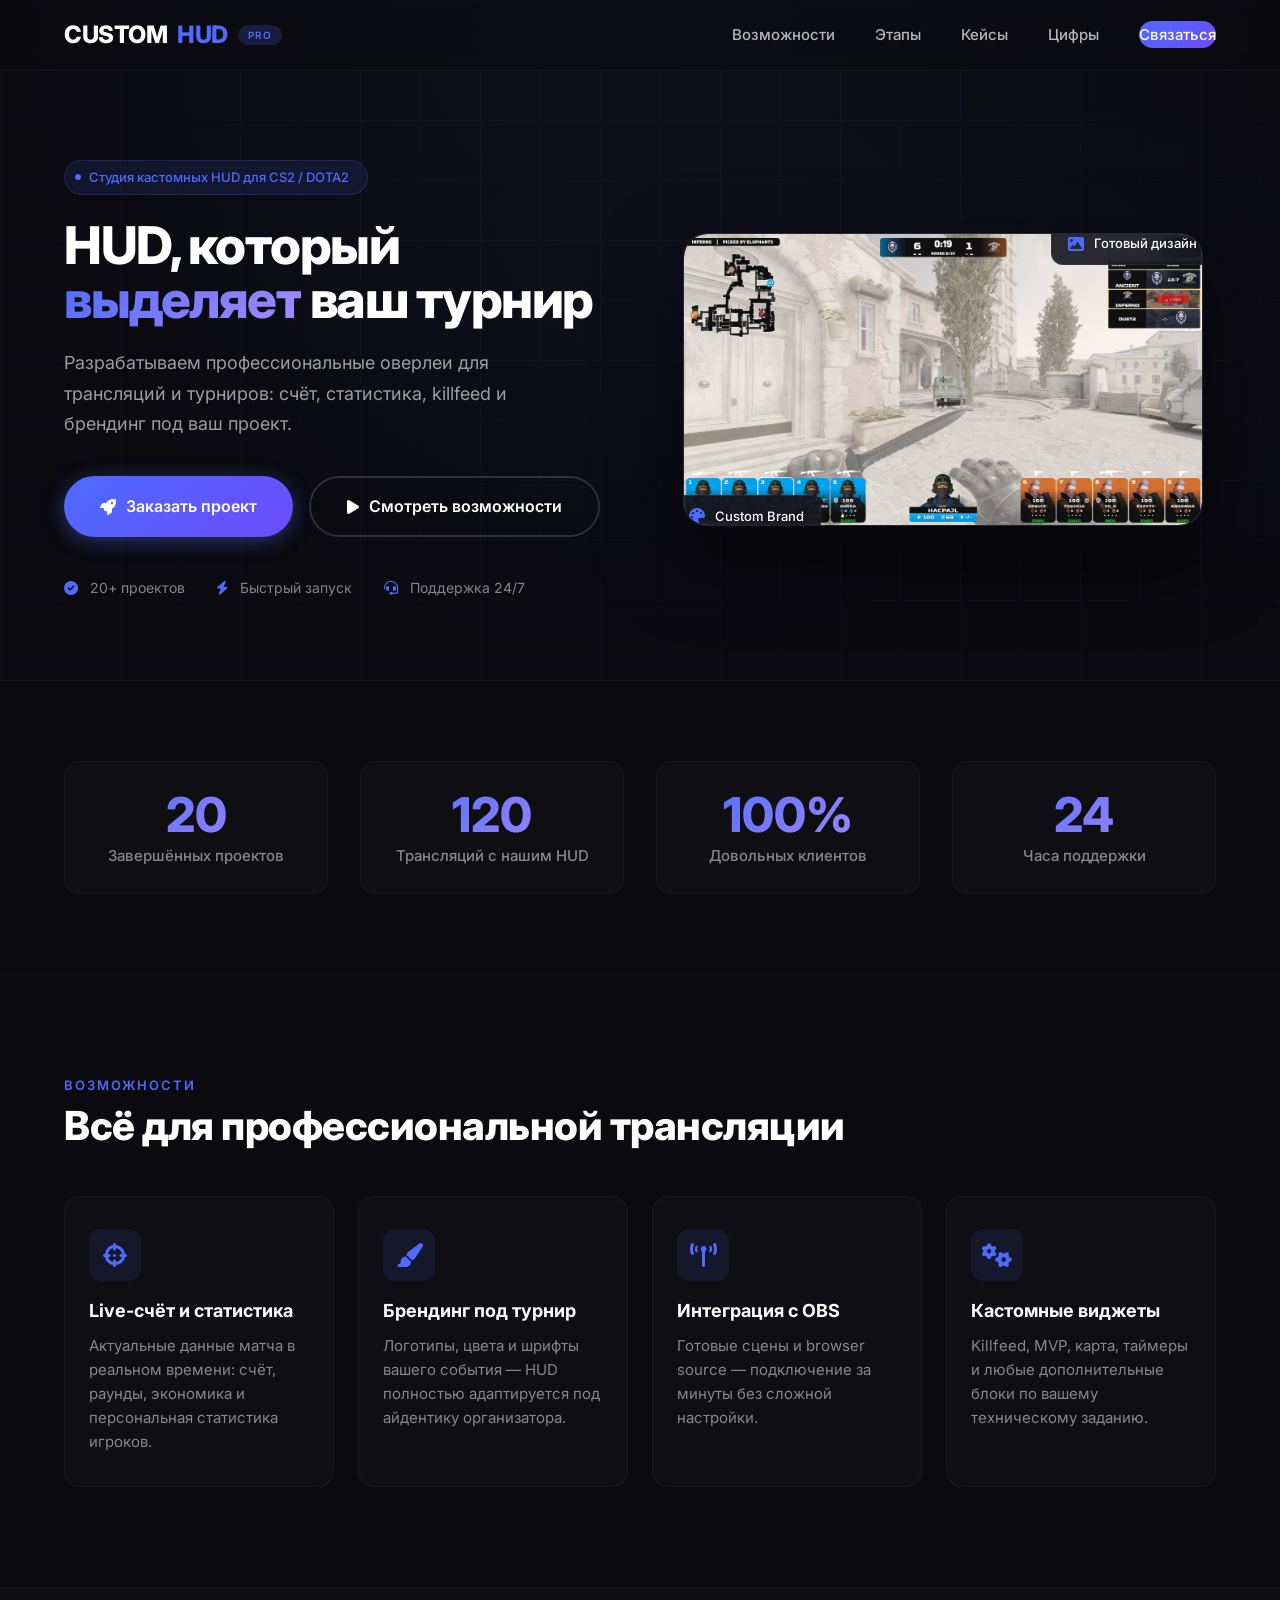
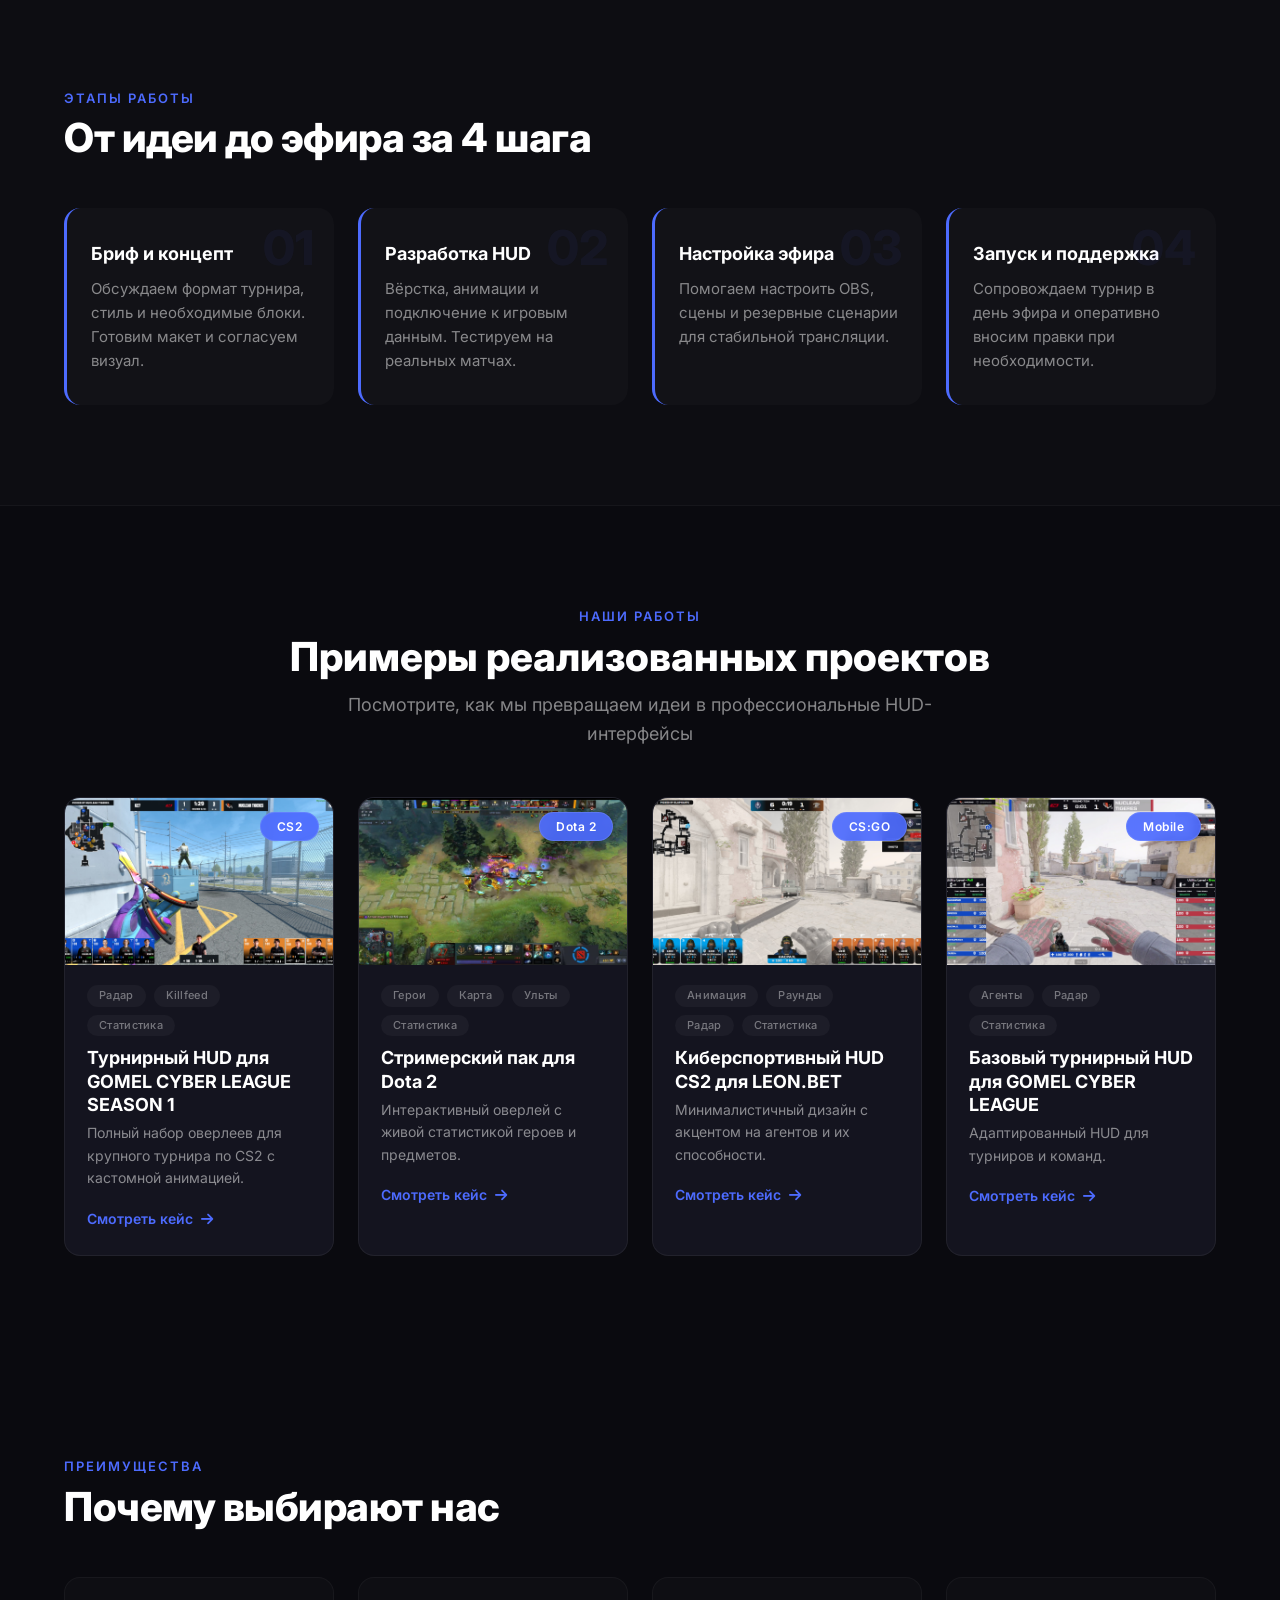
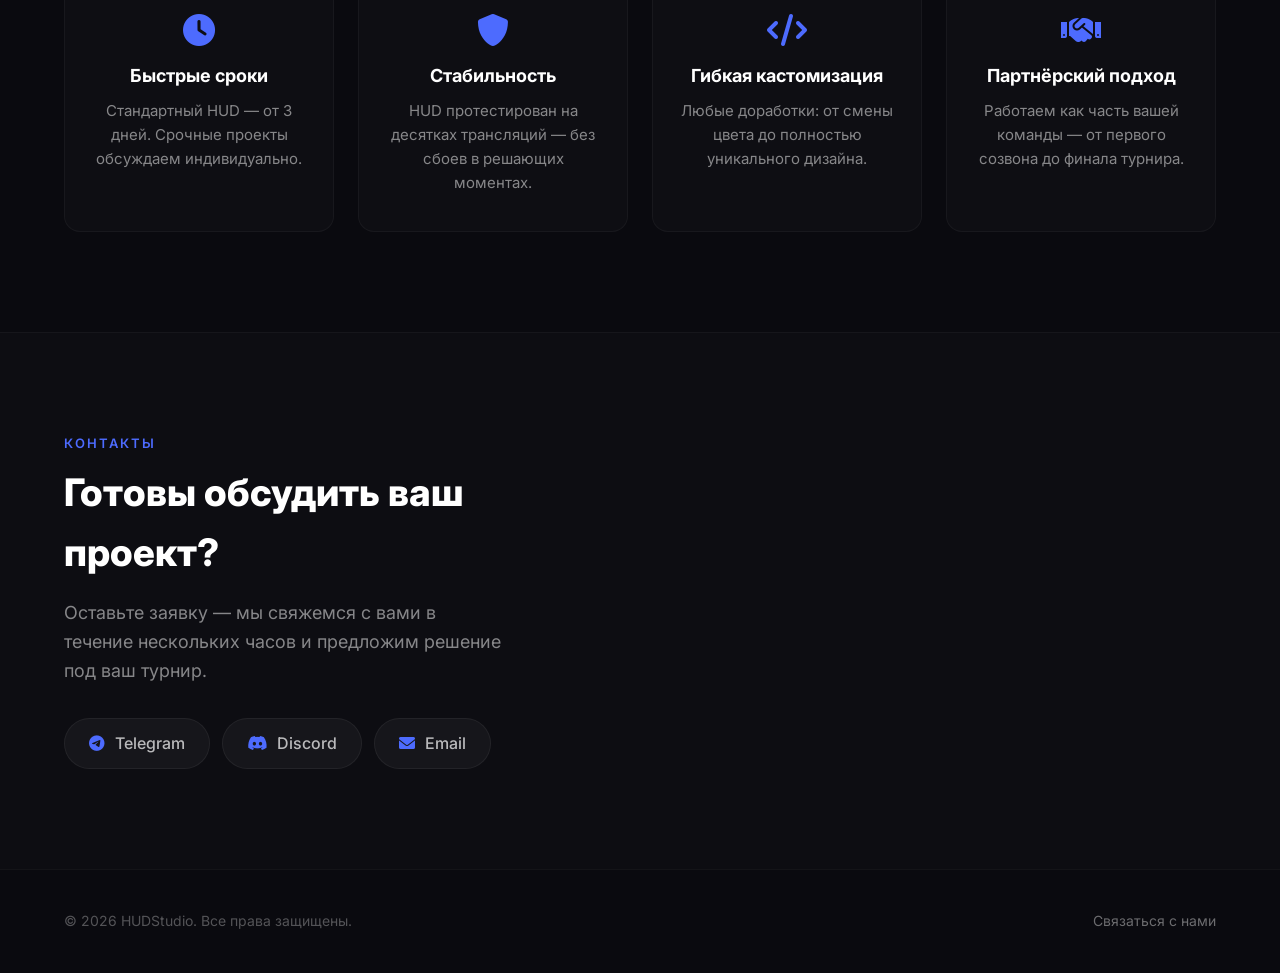
<file: index.html>
<!DOCTYPE html>
<html lang="ru">
<head>
  <meta charset="UTF-8" />
  <meta name="viewport" content="width=device-width, initial-scale=1.0" />
  <title>CUSTOM-HUD</title>
  

  <!-- Шрифты -->
  <link rel="preconnect" href="https://fonts.googleapis.com" />
  <link rel="preconnect" href="https://fonts.gstatic.com" crossorigin />
  <link href="https://fonts.googleapis.com/css2?family=Inter:opsz,wght@14..32,400;14..32,500;14..32,600;14..32,700;14..32,800&display=swap" rel="stylesheet" />

  <!-- Font Awesome -->
  <link rel="stylesheet" href="https://cdnjs.cloudflare.com/ajax/libs/font-awesome/6.0.0-beta3/css/all.min.css" />

  <!-- Все CSS-блоки -->
  <link rel="stylesheet" href="assets/css/base.css" />
  <link rel="stylesheet" href="assets/css/header.css" />
  <link rel="stylesheet" href="assets/css/hero.css" />
  <link rel="stylesheet" href="assets/css/stats.css" />
  <link rel="stylesheet" href="assets/css/features.css" />
  <link rel="stylesheet" href="assets/css/process.css" />
  <link rel="stylesheet" href="assets/css/benefits.css" />
  <link rel="stylesheet" href="assets/css/contact.css" />
  <link rel="stylesheet" href="assets/css/footer.css" />
  <link rel="stylesheet" href="assets/css/cases.css" />
</head>
<body>

  <!-- HEADER -->
  <header class="header" id="header">
    <div class="container header__inner">
      <a href="#" class="logo">
        CUSTOM<span class="logo__accent">HUD</span>
        <span class="logo__badge">PRO</span>
      </a>

      <ul class="nav__list">
  <li><a href="#features">Возможности</a></li>
  <li><a href="#process">Этапы</a></li>
  <li><a href="#cases">Кейсы</a></li>    <!-- ← Добавьте эту строку -->
  <li><a href="#stats">Цифры</a></li>
  <li><a href="#contact" class="nav__cta">Связаться</a></li>
</ul>

      <button class="burger" id="burger" aria-label="Меню">
        <span></span>
        <span></span>
        <span></span>
      </button>
    </div>
  </header>

  <!-- HERO -->
  <section class="hero">
    <div class="container hero__inner">
      <div class="hero__content">
        <div class="hero__badge">
          <span class="dot"></span>
          Студия кастомных HUD для CS2 / DOTA2
        </div>
        <h1 class="hero__title">
          HUD, который <span class="highlight">выделяет</span> ваш турнир
        </h1>
        <p class="hero__desc">
          Разрабатываем профессиональные оверлеи для трансляций и турниров: счёт, статистика, killfeed и брендинг под ваш проект.
        </p>
        <div class="hero__actions">
          <a href="#contact" class="btn btn--primary">
            <i class="fas fa-rocket"></i> Заказать проект
          </a>
          <a href="#features" class="btn btn--outline">
            <i class="fas fa-play"></i> Смотреть возможности
          </a>
        </div>
        <div class="hero__trust">
          <span><i class="fas fa-check-circle"></i> 20+ проектов</span>
          <span><i class="fas fa-bolt"></i> Быстрый запуск</span>
          <span><i class="fas fa-headset"></i> Поддержка 24/7</span>
        </div>
      </div>

      <div class="hero__visual">
  <div class="hero__hud-preview" style="padding: 0; overflow: hidden;">
    <!-- ФОТО -->
    <img 
      src="assets/images/hud-screenshot.png" 
      alt="Кастомный HUD для трансляций"
      style="width: 100%; height: 100%; display: block; border-radius: 24px;"
    />
    
    <!-- Плавающие бейджи -->
    <div class="floating-badge floating-badge--1">
      <i class="fas fa-image"></i> Готовый дизайн
    </div>
    <div class="floating-badge floating-badge--2">
      <i class="fas fa-palette"></i> Custom Brand
    </div>
  </div>
</div>
    </div>
  </section>

  <!-- STATS -->
  <section class="stats">
    <div class="container stats__grid">
      <div class="stats__item" data-count="20">
        <span class="stats__number">0</span>
        <span class="stats__label">Завершённых проектов</span>
      </div>
      <div class="stats__item" data-count="120">
        <span class="stats__number">0</span>
        <span class="stats__label">Трансляций с нашим HUD</span>
      </div>
      <div class="stats__item" data-count="100">
        <span class="stats__number">0</span>
        <span class="stats__label">Довольных клиентов</span>
      </div>
      <div class="stats__item" data-count="24/7">
        <span class="stats__number">0</span>
        <span class="stats__label">Часа поддержки</span>
      </div>
    </div>
  </section>

  <!-- FEATURES -->
  <section class="features" id="features">
    <div class="container">
      <span class="section-label">Возможности</span>
      <h2 class="section-title">Всё для профессиональной трансляции</h2>
      <div class="features__grid">
        <div class="feature-card">
          <div class="feature-card__icon"><i class="fas fa-crosshairs"></i></div>
          <h3>Live-счёт и статистика</h3>
          <p>Актуальные данные матча в реальном времени: счёт, раунды, экономика и персональная статистика игроков.</p>
        </div>
        <div class="feature-card">
          <div class="feature-card__icon"><i class="fas fa-paint-brush"></i></div>
          <h3>Брендинг под турнир</h3>
          <p>Логотипы, цвета и шрифты вашего события — HUD полностью адаптируется под айдентику организатора.</p>
        </div>
        <div class="feature-card">
          <div class="feature-card__icon"><i class="fas fa-broadcast-tower"></i></div>
          <h3>Интеграция с OBS</h3>
          <p>Готовые сцены и browser source — подключение за минуты без сложной настройки.</p>
        </div>
        <div class="feature-card">
          <div class="feature-card__icon"><i class="fas fa-cogs"></i></div>
          <h3>Кастомные виджеты</h3>
          <p>Killfeed, MVP, карта, таймеры и любые дополнительные блоки по вашему техническому заданию.</p>
        </div>
      </div>
    </div>
  </section>

  <!-- PROCESS -->
  <section class="process" id="process">
    <div class="container">
      <span class="section-label">Этапы работы</span>
      <h2 class="section-title">От идеи до эфира за 4 шага</h2>
      <div class="process__steps">
        <div class="process__step" data-num="01">
          <h3>Бриф и концепт</h3>
          <p>Обсуждаем формат турнира, стиль и необходимые блоки. Готовим макет и согласуем визуал.</p>
        </div>
        <div class="process__step" data-num="02">
          <h3>Разработка HUD</h3>
          <p>Вёрстка, анимации и подключение к игровым данным. Тестируем на реальных матчах.</p>
        </div>
        <div class="process__step" data-num="03">
          <h3>Настройка эфира</h3>
          <p>Помогаем настроить OBS, сцены и резервные сценарии для стабильной трансляции.</p>
        </div>
        <div class="process__step" data-num="04">
          <h3>Запуск и поддержка</h3>
          <p>Сопровождаем турнир в день эфира и оперативно вносим правки при необходимости.</p>
        </div>
      </div>
    </div>
  </section>

<!-- ===== КЕЙСЫ ===== -->
<section class="cases" id="cases">
  <div class="container">
    <div class="cases__header">
      <span class="section-label">Наши работы</span>
      <h2>Примеры реализованных проектов</h2>
      <p>Посмотрите, как мы превращаем идеи в профессиональные HUD-интерфейсы</p>
    </div>

    <div class="cases__grid">
      <!-- Кейс 1 -->
      <a href="case-cs2.html" class="case-card">
        <div class="case-card__image">
          <img src="assets/images/case-GCL.jpg" alt="Турнирный HUD для CS2" />
          <span class="case-card__badge">CS2</span>
          <span class="case-card__play"><i class="fas fa-play"></i></span>
        </div>
        <div class="case-card__content">
          <div class="case-tags">
            <span>Радар</span>
            <span>Killfeed</span>
            <span>Статистика</span>
          </div>
          <h3>Турнирный HUD для GOMEL CYBER LEAGUE SEASON 1</h3>
          <p>Полный набор оверлеев для крупного турнира по CS2 с кастомной анимацией.</p>
          <span class="case-card__btn">Смотреть кейс <i class="fas fa-arrow-right"></i></span>
        </div>
      </a>

      <!-- Кейс 2 -->
      <a href="case-dota2.html" class="case-card">
        <div class="case-card__image">
          <img src="assets/images/case-2.jpg" alt="HUD для Dota 2" />
          <span class="case-card__badge">Dota 2</span>
          <span class="case-card__play"><i class="fas fa-play"></i></span>
        </div>
        <div class="case-card__content">
          <div class="case-tags">
            <span>Герои</span>
            <span>Карта</span>
            <span>Ульты</span>
            <span>Статистика</span>
            
          </div>
          <h3>Стримерский пак для Dota 2</h3>
          <p>Интерактивный оверлей с живой статистикой героев и предметов.</p>
          <span class="case-card__btn">Смотреть кейс <i class="fas fa-arrow-right"></i></span>
        </div>
      </a>

      <!-- Кейс 3 -->
      <a href="case-v3.html" class="case-card">
        <div class="case-card__image">
          <img src="assets/images/case-LEON.jpg" alt="HUD для LEON.BET" />
          <span class="case-card__badge">CS:GO</span>
          <span class="case-card__play"><i class="fas fa-play"></i></span>
        </div>
        <div class="case-card__content">
          <div class="case-tags">
            <span>Анимация</span>
            <span>Раунды</span>
            <span>Радар</span>
            <span>Статистика</span>

          </div>
          <h3>Киберспортивный HUD CS2 для LEON.BET</h3>
          <p>Минималистичный дизайн с акцентом на агентов и их способности.</p>
          <span class="case-card__btn">Смотреть кейс <i class="fas fa-arrow-right"></i></span>
        </div>
      </a>

      <!-- Кейс 4 -->
      <a href="case-V2.html" class="case-card">
        <div class="case-card__image">
          <img src="assets/images/case-1.jpg" alt="HUD для CS2" />
          <span class="case-card__badge">Mobile</span>
          <span class="case-card__play"><i class="fas fa-play"></i></span>
        </div>
        <div class="case-card__content">
          <div class="case-tags">
            <span>Агенты</span>
            <span>Радар</span>
            <span>Статистика</span>
          </div>
          <h3>Базовый турнирный HUD для GOMEL CYBER LEAGUE</h3>
          <p>Адаптированный HUD для турниров и команд.</p>
          <span class="case-card__btn">Смотреть кейс <i class="fas fa-arrow-right"></i></span>
        </div>
      </a>
    </div>
  </div>
</section>


  <!-- BENEFITS -->
  <section class="benefits" id="benefits">
    <div class="container">
      <span class="section-label">Преимущества</span>
      <h2 class="section-title">Почему выбирают нас</h2>
      <div class="benefits__grid">
        <div class="benefit">
          <i class="fas fa-clock"></i>
          <h3>Быстрые сроки</h3>
          <p>Стандартный HUD — от 3 дней. Срочные проекты обсуждаем индивидуально.</p>
        </div>
        <div class="benefit">
          <i class="fas fa-shield-alt"></i>
          <h3>Стабильность</h3>
          <p>HUD протестирован на десятках трансляций — без сбоев в решающих моментах.</p>
        </div>
        <div class="benefit">
          <i class="fas fa-code"></i>
          <h3>Гибкая кастомизация</h3>
          <p>Любые доработки: от смены цвета до полностью уникального дизайна.</p>
        </div>
        <div class="benefit">
          <i class="fas fa-handshake"></i>
          <h3>Партнёрский подход</h3>
          <p>Работаем как часть вашей команды — от первого созвона до финала турнира.</p>
        </div>
      </div>
    </div>
  </section>

  <!-- CONTACT -->
  <section class="contact" id="contact">
    <div class="container contact__inner">
      <div class="contact__info">
        <span class="section-label">Контакты</span>
        <h2>Готовы обсудить ваш проект?</h2>
        <p>Оставьте заявку — мы свяжемся с вами в течение нескольких часов и предложим решение под ваш турнир.</p>
        <div class="contact__socials">
          <a href="https://t.me/mrdusea"><i class="fab fa-telegram"></i> Telegram</a>
          <a href="#"><i class="fab fa-discord"></i> Discord</a>
          <a href="mailto:dusea.kirill@gmail.com?subject=Заявка%20на%20разработку%20HUD">
            <i class="fas fa-envelope"></i> Email
          </a>
        </div>
      </div>

      <!--<form class="contact__form" id="contactForm">
        <div class="form-group">
          <label for="name">Ваше имя *</label>
          <input type="text" id="name" placeholder="Как к вам обращаться" required />
        </div>
        <div class="form-group">
          <label for="project">Название проекта *</label>
          <input type="text" id="project" placeholder="Турнир, лига, стрим..." required />
        </div>
        <div class="form-group">
          <label for="contact">Контакт *</label>
          <input type="text" id="contact" placeholder="Telegram, Discord или email" required />
        </div>
        <div class="form-group">
          <label for="message">Сообщение</label>
          <textarea id="message" placeholder="Расскажите о формате, датах и пожеланиях"></textarea>
        </div>
        <button type="submit" class="btn btn--primary btn--full">
          <i class="fas fa-paper-plane"></i> Отправить заявку
        </button>
        <p class="form-note">Нажимая кнопку, вы соглашаетесь на обработку данных</p>
      </form>-->
    </div>
  </section>

  <!-- FOOTER -->
  <footer class="footer">
    <div class="container footer__inner">
      <span>&copy; 2026 HUDStudio. Все права защищены.</span>
      <a href="#contact">Связаться с нами </a>
    </div>
  </footer>

  <script src="assets/css/js/main.js"></script>
</body>
</html>
</file>
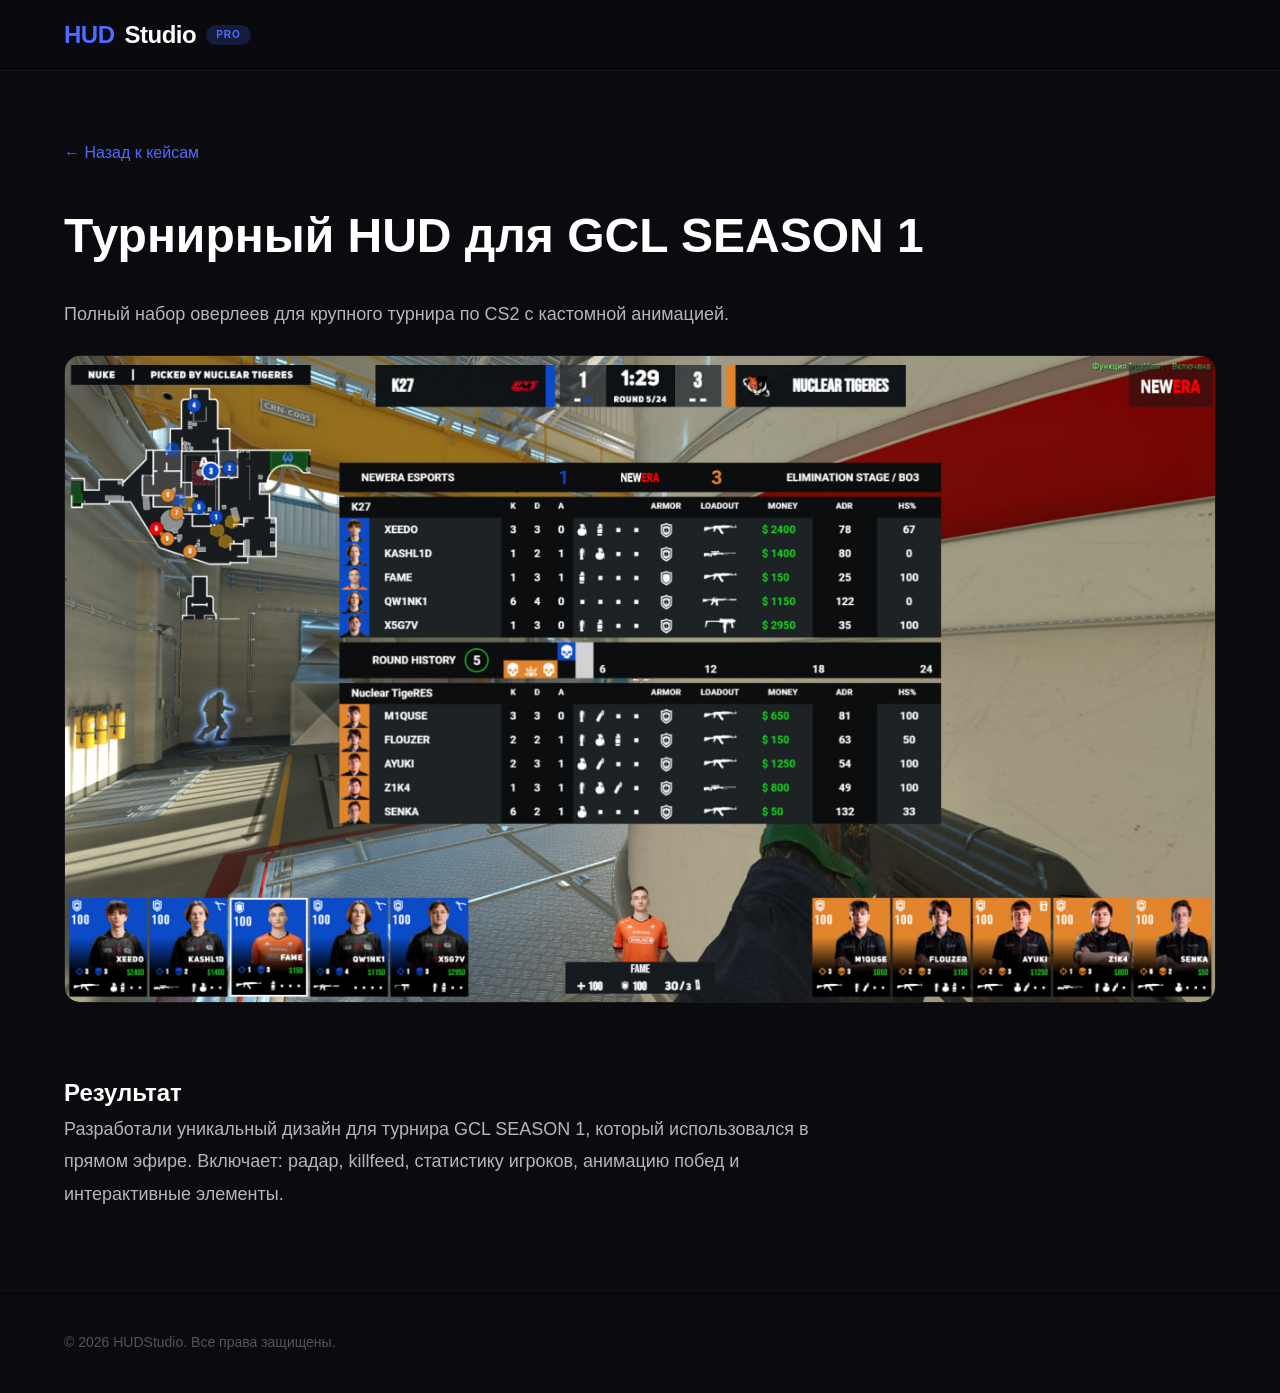
<file: case-cs2.html>
<!DOCTYPE html>
<html lang="ru">
<head>
  <meta charset="UTF-8" />
  <meta name="viewport" content="width=device-width, initial-scale=1.0" />
  <title>Кейс: HUD для CS2 турнира</title>
  <link rel="stylesheet" href="assets/css/base.css" />
  <link rel="stylesheet" href="assets/css/header.css" />
  <link rel="stylesheet" href="assets/css/footer.css" />
  <style>
    /* Стили для страницы кейса */
    .case-page {
      padding: 140px 0 80px;
      background: #0a0a0f;
    }
    .case-page h1 {
      font-size: 48px;
      font-weight: 800;
      margin-bottom: 24px;
    }
    .case-page .back-link {
      color: #4d6bfe;
      text-decoration: none;
      display: inline-block;
      margin-bottom: 32px;
    }
    .case-page .back-link:hover {
      text-decoration: underline;
    }
    .case-page img {
      max-width: 100%;
      border-radius: 16px;
      margin: 24px 0;
      border: 1px solid rgba(255,255,255,0.06);
    }
    .case-page p {
      color: rgba(255,255,255,0.7);
      font-size: 18px;
      line-height: 1.8;
      max-width: 800px;
    }
  </style>
</head>
<body>
  <header class="header" id="header">
    <div class="container header__inner">
      <a href="index.html" class="logo">
        <span class="logo__accent">HUD</span>Studio
        <span class="logo__badge">PRO</span>
      </a>
    </div>
  </header>

  <section class="case-page">
    <div class="container">
      <a href="index.html#cases" class="back-link">← Назад к кейсам</a>
      <h1>Турнирный HUD для GCL SEASON 1</h1>
      <p>Полный набор оверлеев для крупного турнира по CS2 с кастомной анимацией.</p>
      
      <!-- Вставьте сюда картинку кейса -->
      <img src="assets/images/case-1-full.jpg" alt="HUD для CS2" />
      
      <h2 style="color: #fff; margin-top: 40px;">Результат</h2>
      <p>
        Разработали уникальный дизайн для турнира GCL SEASON 1, который использовался 
        в прямом эфире. Включает: радар, killfeed, статистику игроков, 
        анимацию побед и интерактивные элементы.
      </p>
    </div>
  </section>

  <footer class="footer">
    <div class="container footer__inner">
      <p>&copy; 2026 HUDStudio. Все права защищены.</p>
    </div>
  </footer>
</body>
</html>
</file>
<file: assets/css/base.css>
/* ============================================
   BASE — общие стили для всех блоков
   ============================================ */
* {
  margin: 0;
  padding: 0;
  box-sizing: border-box;
}

html {
  scroll-behavior: smooth;
}

body {
  font-family: 'Inter', -apple-system, BlinkMacSystemFont, 'Segoe UI', sans-serif;
  background: #0a0a0f;
  color: #ffffff;
  line-height: 1.6;
  -webkit-font-smoothing: antialiased;
  overflow-x: hidden;
}

::selection {
  background: #4d6bfe;
  color: #fff;
}

.container {
  max-width: 1200px;
  margin: 0 auto;
  padding: 0 24px;
}

/* Кнопки (общие) */
.btn {
  display: inline-flex;
  align-items: center;
  gap: 10px;
  padding: 16px 36px;
  border-radius: 50px;
  font-weight: 600;
  font-size: 16px;
  transition: all 0.3s cubic-bezier(0.4, 0, 0.2, 1);
  border: none;
  cursor: pointer;
  text-decoration: none;
}

.btn--primary {
  background: linear-gradient(135deg, #4d6bfe 0%, #6c4bfe 100%);
  color: #fff;
  box-shadow: 0 4px 20px rgba(77, 107, 254, 0.4);
}
.btn--primary:hover {
  transform: translateY(-2px);
  box-shadow: 0 8px 30px rgba(77, 107, 254, 0.5);
}

.btn--outline {
  background: transparent;
  color: #fff;
  border: 2px solid rgba(255, 255, 255, 0.15);
}
.btn--outline:hover {
  border-color: #4d6bfe;
  background: rgba(77, 107, 254, 0.1);
}

.btn--full {
  width: 100%;
  justify-content: center;
}

/* Общие классы */
.section-label {
  font-size: 13px;
  font-weight: 600;
  letter-spacing: 2px;
  text-transform: uppercase;
  color: #4d6bfe;
  margin-bottom: 8px;
  display: block;
}

.section-title {
  font-size: 40px;
  font-weight: 800;
  line-height: 1.1;
  margin-bottom: 48px;
  letter-spacing: -0.5px;
}

@media (max-width: 640px) {
  .section-title {
    font-size: 30px;
  }
}

/* Скроллбар */
::-webkit-scrollbar {
  width: 8px;
}
::-webkit-scrollbar-track {
  background: #0a0a0f;
}
::-webkit-scrollbar-thumb {
  background: rgba(77, 107, 254, 0.3);
  border-radius: 4px;
}
::-webkit-scrollbar-thumb:hover {
  background: rgba(77, 107, 254, 0.5);
}
</file>
<file: assets/css/header.css>
/* ============================================
   БЛОК 1: HEADER (скрывается при скролле вниз)
   ============================================ */

.header {
  position: fixed;
  top: 0;
  left: 0;
  right: 0;
  background: rgba(10, 10, 15, 0.92);
  backdrop-filter: blur(20px);
  -webkit-backdrop-filter: blur(20px);
  border-bottom: 1px solid rgba(255, 255, 255, 0.05);
  z-index: 1000;
  padding: 16px 0;
  transition: transform 0.3s cubic-bezier(0.4, 0, 0.2, 1),
              background 0.3s ease;
  
  /* По умолчанию виден */
  transform: translateY(0);
}

/* Когда header скрыт (уехал вверх) */
.header.hidden {
  transform: translateY(-100%);
}

/* Когда скроллим вниз — делаем фон плотнее */
.header.scrolled {
  background: rgba(10, 10, 15, 0.95);
  border-bottom: 1px solid rgba(77, 107, 254, 0.15);
  box-shadow: 0 4px 30px rgba(0, 0, 0, 0.3);
}

/* Когда страница в самом верху — более прозрачный */
.header.at-top {
  background: rgba(10, 10, 15, 0.5);
  backdrop-filter: blur(10px);
  -webkit-backdrop-filter: blur(10px);
  border-bottom: 1px solid rgba(255, 255, 255, 0.03);
}

/* Контейнер внутри header */
.header__inner {
  display: flex;
  justify-content: space-between;
  align-items: center;
  max-width: 1200px;
  margin: 0 auto;
  padding: 0 24px;
}

/* Логотип */
.logo {
  font-size: 24px;
  font-weight: 800;
  letter-spacing: -0.5px;
  display: flex;
  align-items: center;
  gap: 10px;
  text-decoration: none;
  color: #fff;
  flex-shrink: 0;
}
.logo__accent {
  color: #4d6bfe;
}
.logo__badge {
  font-size: 10px;
  background: rgba(77, 107, 254, 0.2);
  color: #4d6bfe;
  padding: 2px 10px;
  border-radius: 20px;
  letter-spacing: 1px;
  font-weight: 600;
}

/* Навигация */
.nav__list {
  display: flex;
  list-style: none;
  gap: 40px;
  align-items: center;
  margin: 0;
  padding: 0;
}
.nav__list a {
  font-weight: 500;
  font-size: 15px;
  color: rgba(255, 255, 255, 0.7);
  transition: 0.3s;
  text-decoration: none;
  position: relative;
  padding: 4px 0;
}
.nav__list a::after {
  content: '';
  position: absolute;
  bottom: -2px;
  left: 0;
  width: 0;
  height: 2px;
  background: #4d6bfe;
  transition: 0.3s;
}
.nav__list a:hover {
  color: #fff;
}
.nav__list a:hover::after {
  width: 100%;
}
.nav__cta {
  background: linear-gradient(135deg, #4d6bfe 0%, #6c4bfe 100%);
  color: #fff !important;
  padding: 10px 28px;
  border-radius: 50px;
  font-weight: 600;
  border: none;
}
.nav__cta::after {
  display: none !important;
}
.nav__cta:hover {
  transform: scale(1.05);
  color: #fff !important;
}

/* Бургер-меню (мобильная версия) */
.burger {
  display: none;
  flex-direction: column;
  gap: 5px;
  background: none;
  border: none;
  cursor: pointer;
  padding: 4px;
  z-index: 1001;
}
.burger span {
  width: 28px;
  height: 2px;
  background: #fff;
  border-radius: 4px;
  transition: all 0.3s ease;
}

.burger.active span:nth-child(1) {
  transform: rotate(45deg) translate(5px, 5px);
}
.burger.active span:nth-child(2) {
  opacity: 0;
}
.burger.active span:nth-child(3) {
  transform: rotate(-45deg) translate(5px, -5px);
}

/* ===== МОБИЛЬНАЯ ВЕРСИЯ ===== */
@media (max-width: 768px) {
  .burger {
    display: flex;
  }
  
  .nav {
    position: fixed;
    top: 0;
    left: 0;
    right: 0;
    bottom: 0;
    background: rgba(10, 10, 15, 0.98);
    backdrop-filter: blur(20px);
    -webkit-backdrop-filter: blur(20px);
    padding: 80px 24px 40px;
    display: flex;
    align-items: center;
    justify-content: center;
    opacity: 0;
    pointer-events: none;
    transition: all 0.4s cubic-bezier(0.4, 0, 0.2, 1);
    transform: scale(0.95);
    z-index: 999;
  }
  
  .nav.active {
    opacity: 1;
    pointer-events: auto;
    transform: scale(1);
  }
  
  .nav__list {
    flex-direction: column;
    gap: 28px;
    align-items: center;
    width: 100%;
  }
  
  .nav__list a {
    font-size: 22px;
    font-weight: 600;
    color: rgba(255, 255, 255, 0.8);
    padding: 8px 0;
    display: block;
    text-align: center;
  }
  
  .nav__list a::after {
    bottom: 0;
  }
  
  .nav__cta {
    font-size: 18px;
    padding: 14px 40px;
    margin-top: 10px;
  }
}

@media (max-width: 480px) {
  .header {
    padding: 12px 0;
  }
  
  .logo {
    font-size: 20px;
  }
  .logo__badge {
    font-size: 8px;
    padding: 1px 8px;
  }
  
  .nav__list a {
    font-size: 20px;
  }
}
</file>
<file: assets/css/hero.css>
/* ============================================
   БЛОК 2: HERO
   ============================================ */
.hero {
  padding: 160px 0 80px;
  background: 
    radial-gradient(ellipse at 50% 0%, rgba(77, 107, 254, 0.06) 0%, transparent 70%),
    radial-gradient(ellipse at 80% 50%, rgba(108, 75, 254, 0.04) 0%, transparent 50%),
    #0a0a0f;
  overflow: hidden;
  position: relative;
}

/* Фоновая сетка */
.hero::before {
  content: '';
  position: absolute;
  top: 0;
  left: 0;
  right: 0;
  bottom: 0;
  background-image: 
    linear-gradient(rgba(77, 107, 254, 0.03) 1px, transparent 1px),
    linear-gradient(90deg, rgba(77, 107, 254, 0.03) 1px, transparent 1px);
  background-size: 60px 60px;
  pointer-events: none;
}

.hero__inner {
  display: grid;
  grid-template-columns: 1fr 1fr;
  gap: 60px;
  align-items: center;
  position: relative;
  z-index: 1;
}

/* Левая колонка */
.hero__content {
  max-width: 600px;
}

.hero__badge {
  display: inline-flex;
  align-items: center;
  gap: 8px;
  background: rgba(77, 107, 254, 0.12);
  border: 1px solid rgba(77, 107, 254, 0.2);
  padding: 6px 18px 6px 10px;
  border-radius: 50px;
  font-size: 13px;
  font-weight: 500;
  color: #4d6bfe;
  margin-bottom: 24px;
}
.hero__badge .dot {
  width: 6px;
  height: 6px;
  background: #4d6bfe;
  border-radius: 50%;
  animation: pulse-dot 2s infinite;
}

@keyframes pulse-dot {
  0%, 100% { opacity: 1; transform: scale(1); }
  50% { opacity: 0.5; transform: scale(0.8); }
}

.hero__title {
  font-size: 52px;
  font-weight: 800;
  line-height: 1.05;
  letter-spacing: -1.5px;
  margin-bottom: 20px;
}
.hero__title .highlight {
  background: linear-gradient(135deg, #4d6bfe 0%, #a78bfa 100%);
  -webkit-background-clip: text;
  -webkit-text-fill-color: transparent;
  background-clip: text;
}

.hero__desc {
  font-size: 18px;
  color: rgba(255, 255, 255, 0.6);
  max-width: 480px;
  margin-bottom: 36px;
  line-height: 1.7;
}

.hero__actions {
  display: flex;
  gap: 16px;
  flex-wrap: wrap;
  margin-bottom: 40px;
}

.hero__trust {
  display: flex;
  gap: 32px;
  color: rgba(255, 255, 255, 0.5);
  font-size: 14px;
}
.hero__trust i {
  color: #4d6bfe;
  margin-right: 8px;
}

/* ===== HUD-ПРЕВЬЮ ===== */
.hero__visual {
  display: flex;
  justify-content: center;
  align-items: center;
}

.hero__hud-preview {
  position: relative;
  width: 100%;
  max-width: 520px;
  background: linear-gradient(145deg, #14141f 0%, #1a1a2e 100%);
  border-radius: 24px;
  padding: 32px 24px;
  border: 1px solid rgba(255, 255, 255, 0.06);
  box-shadow: 0 30px 80px rgba(0, 0, 0, 0.6);
}

.hud-widget {
  position: relative;
}

.hud-widget__top {
  display: flex;
  justify-content: space-between;
  align-items: center;
  padding-bottom: 16px;
  border-bottom: 1px solid rgba(255, 255, 255, 0.05);
}

.hud-team {
  display: flex;
  flex-direction: column;
  gap: 4px;
}
.hud-team .name {
  font-size: 14px;
  font-weight: 600;
  color: rgba(255, 255, 255, 0.7);
}
.hud-team .score {
  font-size: 32px;
  font-weight: 800;
  color: #fff;
}
.hud-team--right {
  text-align: right;
}
.hud-team--right .score {
  color: #4d6bfe;
}

.hud-vs {
  color: rgba(255, 255, 255, 0.2);
  font-size: 20px;
  font-weight: 700;
}

.hud-widget__mid {
  display: flex;
  justify-content: space-between;
  padding: 16px 0;
  color: rgba(255, 255, 255, 0.5);
  font-size: 14px;
}
.hud-widget__mid .round {
  font-weight: 600;
}
.hud-widget__mid .timer {
  color: #4d6bfe;
  font-weight: 700;
  font-variant-numeric: tabular-nums;
}

.hud-widget__bottom {
  display: flex;
  gap: 8px;
  flex-wrap: wrap;
  padding-top: 16px;
  border-top: 1px solid rgba(255, 255, 255, 0.05);
}
.hud-widget__bottom .hud-stat {
  background: rgba(255, 255, 255, 0.04);
  padding: 4px 14px;
  border-radius: 20px;
  font-size: 12px;
  color: rgba(255, 255, 255, 0.5);
}
.hud-widget__bottom .hud-stat strong {
  color: #fff;
  font-weight: 600;
}

.hud-widget__players {
  display: flex;
  justify-content: space-between;
  gap: 8px;
  margin-top: 12px;
  padding-top: 12px;
  border-top: 1px solid rgba(255, 255, 255, 0.04);
}

.player-avatar {
  width: 32px;
  height: 32px;
  border-radius: 50%;
  background: rgba(77, 107, 254, 0.2);
  border: 2px solid rgba(255, 255, 255, 0.06);
  display: flex;
  align-items: center;
  justify-content: center;
  font-size: 10px;
  font-weight: 700;
  color: #4d6bfe;
}
.player-avatar.alive {
  border-color: #4d6bfe;
  background: rgba(77, 107, 254, 0.15);
}
.player-avatar.dead {
  opacity: 0.3;
}

.hud-widget__status {
  display: flex;
  justify-content: center;
  gap: 8px;
  margin-top: 12px;
  padding: 8px;
  background: rgba(255, 255, 255, 0.02);
  border-radius: 8px;
  font-size: 12px;
  color: rgba(255, 255, 255, 0.4);
}
.hud-widget__status .win {
  color: #34d399;
}

/* Плавающие бейджи */
.floating-badge {
  position: absolute;
  background: rgba(20, 20, 31, 0.9);
  backdrop-filter: blur(12px);
  border: 1px solid rgba(255, 255, 255, 0.06);
  padding: 10px 16px;
  border-radius: 12px;
  font-size: 13px;
  font-weight: 500;
  color: #fff;
  display: flex;
  align-items: center;
  gap: 10px;
  animation: float 3s ease-in-out infinite;
}
.floating-badge i {
  color: #4d6bfe;
  font-size: 16px;
}
.floating-badge--1 {
  top: -12px;
  right: -12px;
  animation-delay: 0s;
}
.floating-badge--2 {
  bottom: -12px;
  left: -12px;
  animation-delay: 1.5s;
}

@keyframes float {
  0%, 100% { transform: translateY(0px); }
  50% { transform: translateY(-6px); }
}

/* Адаптив */
@media (max-width: 1024px) {
  .hero__inner {
    grid-template-columns: 1fr;
    text-align: center;
  }
  .hero__content {
    max-width: 100%;
  }
  .hero__desc {
    margin-left: auto;
    margin-right: auto;
  }
  .hero__actions {
    justify-content: center;
  }
  .hero__trust {
    justify-content: center;
  }
  .hero__title {
    font-size: 40px;
  }
  .hero__hud-preview {
    max-width: 100%;
  }
}

@media (max-width: 640px) {
  .hero {
    padding: 120px 0 60px;
  }
  .hero__title {
    font-size: 30px;
  }
  .hero__hud-preview {
    padding: 20px 16px;
  }
  .hud-team .score {
    font-size: 24px;
  }
  .floating-badge {
    display: none;
  }
}
</file>
<file: assets/css/stats.css>
/* ============================================
   БЛОК 3: СТАТИСТИКА
   ============================================ */
.stats {
  padding: 80px 0;
  background: #0a0a0f;
  border-top: 1px solid rgba(255, 255, 255, 0.04);
  border-bottom: 1px solid rgba(255, 255, 255, 0.04);
}

.stats__grid {
  display: grid;
  grid-template-columns: repeat(4, 1fr);
  gap: 32px;
}

.stats__item {
  text-align: center;
  padding: 24px;
  background: rgba(255, 255, 255, 0.02);
  border-radius: 16px;
  border: 1px solid rgba(255, 255, 255, 0.04);
  transition: 0.3s;
}
.stats__item:hover {
  border-color: rgba(77, 107, 254, 0.2);
  background: rgba(77, 107, 254, 0.04);
}

.stats__number {
  font-size: 48px;
  font-weight: 800;
  background: linear-gradient(135deg, #4d6bfe 0%, #a78bfa 100%);
  -webkit-background-clip: text;
  -webkit-text-fill-color: transparent;
  background-clip: text;
  display: block;
  line-height: 1.2;
}

.stats__label {
  font-weight: 500;
  color: rgba(255, 255, 255, 0.5);
  font-size: 15px;
}

@media (max-width: 768px) {
  .stats__grid {
    grid-template-columns: repeat(2, 1fr);
    gap: 16px;
  }
  .stats__number {
    font-size: 36px;
  }
}

@media (max-width: 480px) {
  .stats__grid {
    grid-template-columns: 1fr 1fr;
    gap: 12px;
  }
  .stats__number {
    font-size: 28px;
  }
  .stats__label {
    font-size: 13px;
  }
}
</file>
<file: assets/css/features.css>
/* ============================================
   БЛОК 4: ВОЗМОЖНОСТИ
   ============================================ */
.features {
  padding: 100px 0;
  background: #0a0a0f;
}

.features__grid {
  display: grid;
  grid-template-columns: repeat(4, 1fr);
  gap: 24px;
}

.feature-card {
  background: rgba(255, 255, 255, 0.02);
  padding: 32px 24px;
  border-radius: 16px;
  border: 1px solid rgba(255, 255, 255, 0.04);
  transition: all 0.3s ease;
  cursor: pointer;
}
.feature-card:hover {
  border-color: rgba(77, 107, 254, 0.3);
  transform: translateY(-4px);
  background: rgba(77, 107, 254, 0.04);
  box-shadow: 0 20px 40px rgba(0, 0, 0, 0.3);
}

.feature-card__icon {
  width: 52px;
  height: 52px;
  background: rgba(77, 107, 254, 0.1);
  border-radius: 12px;
  display: flex;
  align-items: center;
  justify-content: center;
  color: #4d6bfe;
  font-size: 24px;
  margin-bottom: 16px;
}

.feature-card h3 {
  font-size: 18px;
  font-weight: 700;
  margin-bottom: 8px;
  color: #fff;
}

.feature-card p {
  color: rgba(255, 255, 255, 0.5);
  font-size: 15px;
  line-height: 1.6;
}

@media (max-width: 1024px) {
  .features__grid {
    grid-template-columns: repeat(2, 1fr);
  }
}

@media (max-width: 600px) {
  .features__grid {
    grid-template-columns: 1fr;
  }
  .feature-card {
    padding: 24px 20px;
  }
}
</file>
<file: assets/css/process.css>
/* ============================================
   БЛОК 5: ЭТАПЫ РАБОТЫ
   ============================================ */
.process {
  padding: 100px 0;
  background: rgba(255, 255, 255, 0.01);
  border-top: 1px solid rgba(255, 255, 255, 0.04);
  border-bottom: 1px solid rgba(255, 255, 255, 0.04);
}

.process__steps {
  display: grid;
  grid-template-columns: repeat(4, 1fr);
  gap: 24px;
}

.process__step {
  padding: 32px 24px;
  background: rgba(255, 255, 255, 0.02);
  border-radius: 16px;
  border-left: 3px solid #4d6bfe;
  position: relative;
}

.process__step::before {
  content: attr(data-num);
  position: absolute;
  top: 16px;
  right: 20px;
  font-size: 48px;
  font-weight: 800;
  color: rgba(77, 107, 254, 0.06);
  line-height: 1;
}

.process__step h3 {
  font-size: 18px;
  font-weight: 700;
  margin-bottom: 8px;
  color: #fff;
}

.process__step p {
  color: rgba(255, 255, 255, 0.5);
  font-size: 15px;
  line-height: 1.6;
}

@media (max-width: 1024px) {
  .process__steps {
    grid-template-columns: repeat(2, 1fr);
  }
}

@media (max-width: 600px) {
  .process__steps {
    grid-template-columns: 1fr;
  }
  .process__step::before {
    font-size: 36px;
  }
}
</file>
<file: assets/css/benefits.css>
/* ============================================
   БЛОК 6: ПРЕИМУЩЕСТВА
   ============================================ */
.benefits {
  padding: 100px 0;
  background: #0a0a0f;
}

.benefits__grid {
  display: grid;
  grid-template-columns: repeat(4, 1fr);
  gap: 24px;
}

.benefit {
  text-align: center;
  padding: 36px 24px;
  background: rgba(255, 255, 255, 0.02);
  border-radius: 16px;
  border: 1px solid rgba(255, 255, 255, 0.04);
  transition: 0.3s;
}
.benefit:hover {
  border-color: rgba(77, 107, 254, 0.2);
  transform: translateY(-4px);
}

.benefit i {
  font-size: 32px;
  color: #4d6bfe;
  margin-bottom: 16px;
}

.benefit h3 {
  font-size: 18px;
  font-weight: 700;
  margin-bottom: 8px;
  color: #fff;
}

.benefit p {
  color: rgba(255, 255, 255, 0.5);
  font-size: 15px;
  line-height: 1.6;
}

@media (max-width: 1024px) {
  .benefits__grid {
    grid-template-columns: repeat(2, 1fr);
  }
}

@media (max-width: 600px) {
  .benefits__grid {
    grid-template-columns: 1fr;
  }
  .benefit {
    padding: 28px 20px;
  }
}
</file>
<file: assets/css/contact.css>
/* ============================================
   БЛОК 7: КОНТАКТЫ
   ============================================ */
.contact {
  padding: 100px 0;
  background: rgba(255, 255, 255, 0.01);
  border-top: 1px solid rgba(255, 255, 255, 0.04);
}

.contact__inner {
  display: grid;
  grid-template-columns: 1fr 1fr;
  gap: 60px;
  align-items: start;
}

/* Левая колонка */
.contact__info h2 {
  font-size: 38px;
  font-weight: 800;
  margin-bottom: 16px;
}

.contact__info p {
  color: rgba(255, 255, 255, 0.5);
  font-size: 18px;
  max-width: 440px;
  margin-bottom: 32px;
}

.contact__socials {
  display: flex;
  gap: 12px;
  flex-wrap: wrap;
}
.contact__socials a {
  display: flex;
  align-items: center;
  gap: 10px;
  padding: 12px 24px;
  background: rgba(255, 255, 255, 0.04);
  border: 1px solid rgba(255, 255, 255, 0.06);
  border-radius: 50px;
  color: rgba(255, 255, 255, 0.7);
  font-weight: 500;
  transition: 0.3s;
  text-decoration: none;
}
.contact__socials a:hover {
  background: rgba(77, 107, 254, 0.1);
  border-color: #4d6bfe;
  color: #fff;
}
.contact__socials a i {
  color: #4d6bfe;
}

/* Правая колонка — форма */
.contact__form {
  background: rgba(255, 255, 255, 0.02);
  padding: 40px 32px;
  border-radius: 16px;
  border: 1px solid rgba(255, 255, 255, 0.04);
}

.form-group {
  margin-bottom: 20px;
}
.form-group label {
  display: block;
  color: rgba(255, 255, 255, 0.5);
  font-weight: 500;
  font-size: 14px;
  margin-bottom: 6px;
}
.form-group input,
.form-group textarea {
  width: 100%;
  padding: 14px 18px;
  border-radius: 12px;
  border: 1px solid rgba(255, 255, 255, 0.06);
  background: rgba(0, 0, 0, 0.3);
  color: #fff;
  font-size: 15px;
  transition: 0.3s;
  font-family: 'Inter', sans-serif;
}
.form-group input:focus,
.form-group textarea:focus {
  outline: none;
  border-color: #4d6bfe;
  background: rgba(0, 0, 0, 0.5);
  box-shadow: 0 0 0 4px rgba(77, 107, 254, 0.05);
}
.form-group textarea {
  resize: vertical;
  min-height: 100px;
}

.form-note {
  color: rgba(255, 255, 255, 0.3);
  font-size: 13px;
  text-align: center;
  margin-top: 16px;
}

@media (max-width: 1024px) {
  .contact__inner {
    grid-template-columns: 1fr;
  }
  .contact__info h2 {
    font-size: 30px;
  }
}

@media (max-width: 600px) {
  .contact__form {
    padding: 24px 20px;
  }
  .contact__socials {
    flex-direction: column;
  }
  .contact__socials a {
    justify-content: center;
  }
}
</file>
<file: assets/css/footer.css>
/* ============================================
   БЛОК 8: ФУТЕР
   ============================================ */
.footer {
  padding: 40px 0;
  background: #0a0a0f;
  border-top: 1px solid rgba(255, 255, 255, 0.04);
}

.footer__inner {
  display: flex;
  justify-content: space-between;
  color: rgba(255, 255, 255, 0.3);
  font-size: 14px;
}

.footer__inner a {
  color: rgba(255, 255, 255, 0.4);
  transition: 0.3s;
  text-decoration: none;
}
.footer__inner a:hover {
  color: #4d6bfe;
}

@media (max-width: 600px) {
  .footer__inner {
    flex-direction: column;
    align-items: center;
    gap: 12px;
    text-align: center;
  }
}
</file>
<file: assets/css/cases.css>
/* ============================================
   БЛОК: КЕЙСЫ (в стиле hudx.pro)
   ============================================ */

/* ----- Основной блок ----- */
.cases {
  padding: 100px 0;
  background: #0a0a0f;
}

.cases__header {
  text-align: center;
  margin-bottom: 48px;
}

.cases__header .section-label {
  font-size: 13px;
  font-weight: 600;
  letter-spacing: 2px;
  text-transform: uppercase;
  color: #4d6bfe;
  display: block;
  margin-bottom: 8px;
}

.cases__header h2 {
  font-size: 40px;
  font-weight: 800;
  color: #fff;
  line-height: 1.1;
  margin-bottom: 12px;
}

.cases__header p {
  color: rgba(255, 255, 255, 0.5);
  font-size: 18px;
  max-width: 600px;
  margin: 0 auto;
}

/* ----- Сетка ----- */
.cases__grid {
  display: grid;
  grid-template-columns: repeat(4, 1fr);
  gap: 24px;
}

/* ----- Карточка кейса ----- */
.case-card {
  background: #14141f;
  border-radius: 16px;
  overflow: hidden;
  border: 1px solid rgba(255, 255, 255, 0.06);
  transition: all 0.4s cubic-bezier(0.4, 0, 0.2, 1);
  cursor: pointer;
  text-decoration: none;
  color: #fff;
  display: block;
}

.case-card:hover {
  transform: translateY(-8px);
  border-color: rgba(77, 107, 254, 0.4);
  box-shadow: 0 20px 60px rgba(0, 0, 0, 0.5);
}

/* ----- Изображение ----- */
.case-card__image {
  position: relative;
  width: 100%;
  aspect-ratio: 16/10;
  overflow: hidden;
  background: #1a1a2e;
}

.case-card__image img {
  width: 100%;
  height: 100%;
  object-fit: cover;
  transition: transform 0.6s ease;
}

.case-card:hover .case-card__image img {
  transform: scale(1.05);
}

/* ----- Бейдж на картинке ----- */
.case-card__badge {
  position: absolute;
  top: 14px;
  right: 14px;
  background: rgba(77, 107, 254, 0.92);
  backdrop-filter: blur(4px);
  color: #fff;
  padding: 4px 16px;
  border-radius: 20px;
  font-size: 12px;
  font-weight: 600;
  letter-spacing: 0.5px;
  border: 1px solid rgba(255, 255, 255, 0.1);
}

/* ----- Иконка "play" поверх картинки (как у hudx.pro) ----- */
.case-card__play {
  position: absolute;
  top: 50%;
  left: 50%;
  transform: translate(-50%, -50%);
  width: 56px;
  height: 56px;
  background: rgba(77, 107, 254, 0.85);
  backdrop-filter: blur(4px);
  border-radius: 50%;
  display: flex;
  align-items: center;
  justify-content: center;
  font-size: 22px;
  color: #fff;
  opacity: 0;
  transition: all 0.4s ease;
  border: 2px solid rgba(255, 255, 255, 0.15);
}

.case-card:hover .case-card__play {
  opacity: 1;
  transform: translate(-50%, -50%) scale(1.1);
}

/* ----- Контент карточки ----- */
.case-card__content {
  padding: 20px 22px 24px;
}

.case-card__content .case-tags {
  display: flex;
  gap: 8px;
  flex-wrap: wrap;
  margin-bottom: 10px;
}

.case-card__content .case-tags span {
  background: rgba(255, 255, 255, 0.04);
  color: rgba(255, 255, 255, 0.4);
  padding: 2px 12px;
  border-radius: 20px;
  font-size: 11px;
  font-weight: 500;
  letter-spacing: 0.3px;
}

.case-card__content h3 {
  font-size: 18px;
  font-weight: 700;
  line-height: 1.3;
  margin-bottom: 6px;
  color: #fff;
}

.case-card__content p {
  color: rgba(255, 255, 255, 0.5);
  font-size: 14px;
  line-height: 1.6;
  margin-bottom: 16px;
}

/* ----- Кнопка "Смотреть" ----- */
.case-card__btn {
  display: inline-flex;
  align-items: center;
  gap: 8px;
  color: #4d6bfe;
  font-weight: 600;
  font-size: 14px;
  transition: 0.3s;
  text-decoration: none;
}

.case-card__btn i {
  transition: 0.3s;
}

.case-card:hover .case-card__btn i {
  transform: translateX(4px);
}

.case-card__btn:hover {
  color: #6c4bfe;
}

/* ============================================
   АДАПТИВ
   ============================================ */

/* Планшеты */
@media (max-width: 1024px) {
  .cases__grid {
    grid-template-columns: repeat(2, 1fr);
    gap: 20px;
  }
  
  .cases__header h2 {
    font-size: 32px;
  }
}

/* Телефоны */
@media (max-width: 600px) {
  .cases {
    padding: 60px 0;
  }
  
  .cases__grid {
    grid-template-columns: 1fr;
    gap: 16px;
  }
  
  .cases__header h2 {
    font-size: 26px;
  }
  
  .cases__header p {
    font-size: 15px;
  }
  
  .case-card__image {
    aspect-ratio: 16/9;
  }
  
  .case-card__content {
    padding: 16px 18px 20px;
  }
  
  .case-card__content h3 {
    font-size: 16px;
  }
  
  .case-card__play {
    width: 44px;
    height: 44px;
    font-size: 18px;
    opacity: 1; /* Всегда видна на мобильных */
  }
}

/* ============================================
   АНИМАЦИЯ ПОЯВЛЕНИЯ
   ============================================ */
.case-card {
  opacity: 0;
  animation: caseFadeIn 0.6s ease forwards;
}

.case-card:nth-child(1) { animation-delay: 0.05s; }
.case-card:nth-child(2) { animation-delay: 0.1s; }
.case-card:nth-child(3) { animation-delay: 0.15s; }
.case-card:nth-child(4) { animation-delay: 0.2s; }
.case-card:nth-child(5) { animation-delay: 0.25s; }
.case-card:nth-child(6) { animation-delay: 0.3s; }

@keyframes caseFadeIn {
  from {
    opacity: 0;
    transform: translateY(30px);
  }
  to {
    opacity: 1;
    transform: translateY(0);
  }
}
</file>
